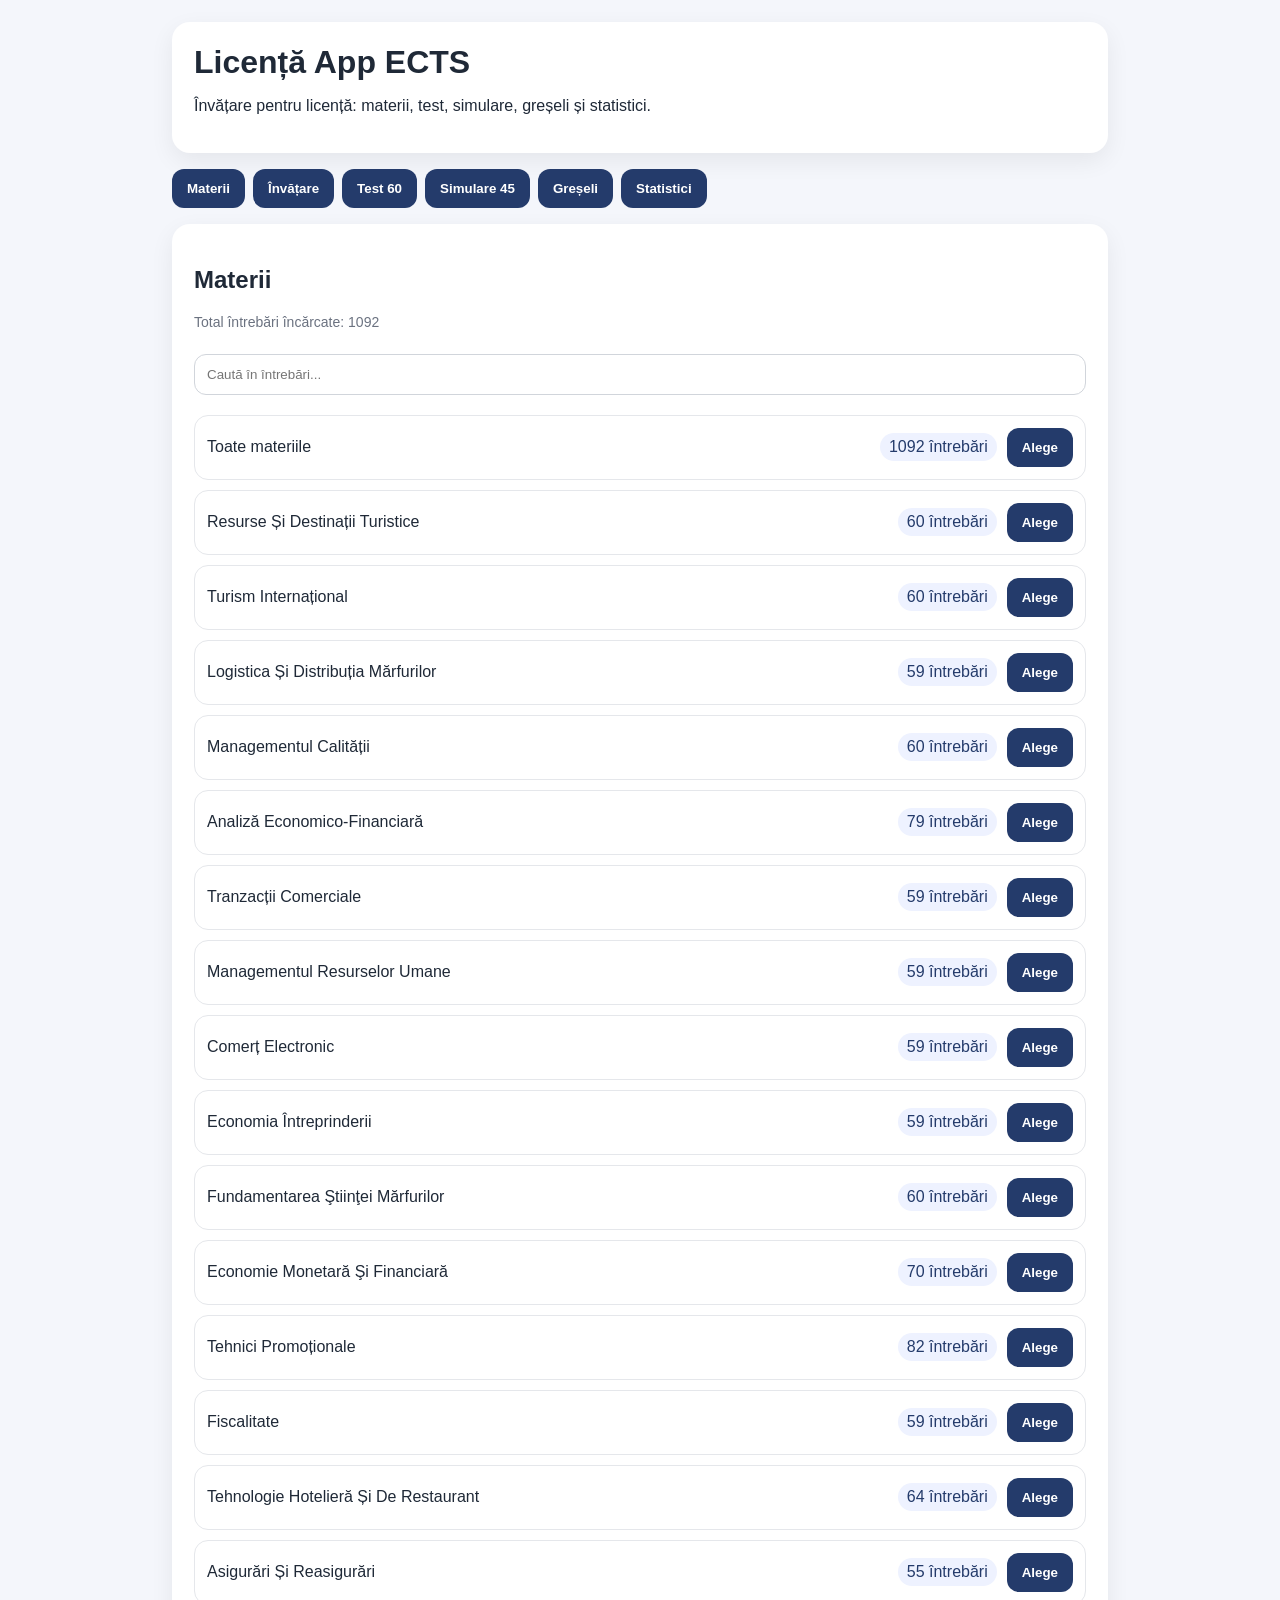
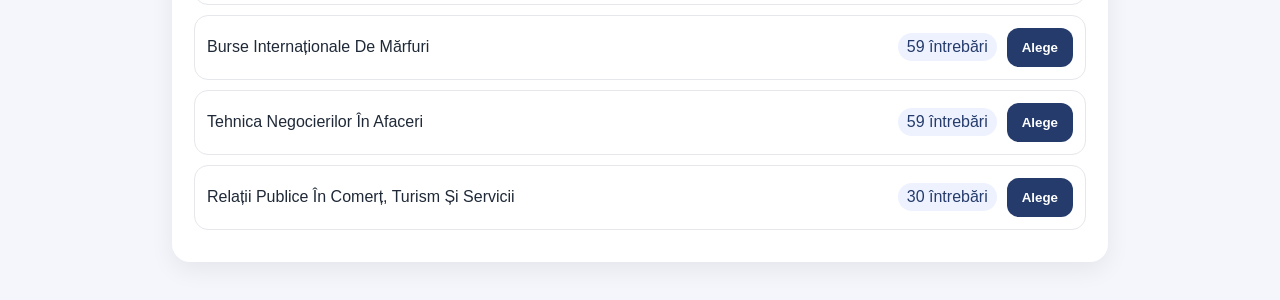
<file: index.html>
<!doctype html>
<html lang="ro">
<head>
<meta charset="utf-8">
<meta name="viewport" content="width=device-width, initial-scale=1">
<title>Licență App ECTS</title>
<link rel="stylesheet" href="style.css">
</head>
<body>
<main class="app">
<header>
  <h1>Licență App ECTS</h1>
  <p>Învățare pentru licență: materii, test, simulare, greșeli și statistici.</p>
</header>
<nav class="tabs">
  <button onclick="showSubjects()">Materii</button>
  <button onclick="startLearning()">Învățare</button>
  <button onclick="startTest(60)">Test 60</button>
  <button onclick="startTest(45)">Simulare 45</button>
  <button onclick="showMistakes()">Greșeli</button>
  <button onclick="showStats()">Statistici</button>
</nav>
<section id="screen"></section>
</main>
<script src="data.js"></script>
<script src="app.js"></script>
</body>
</html>
</file>
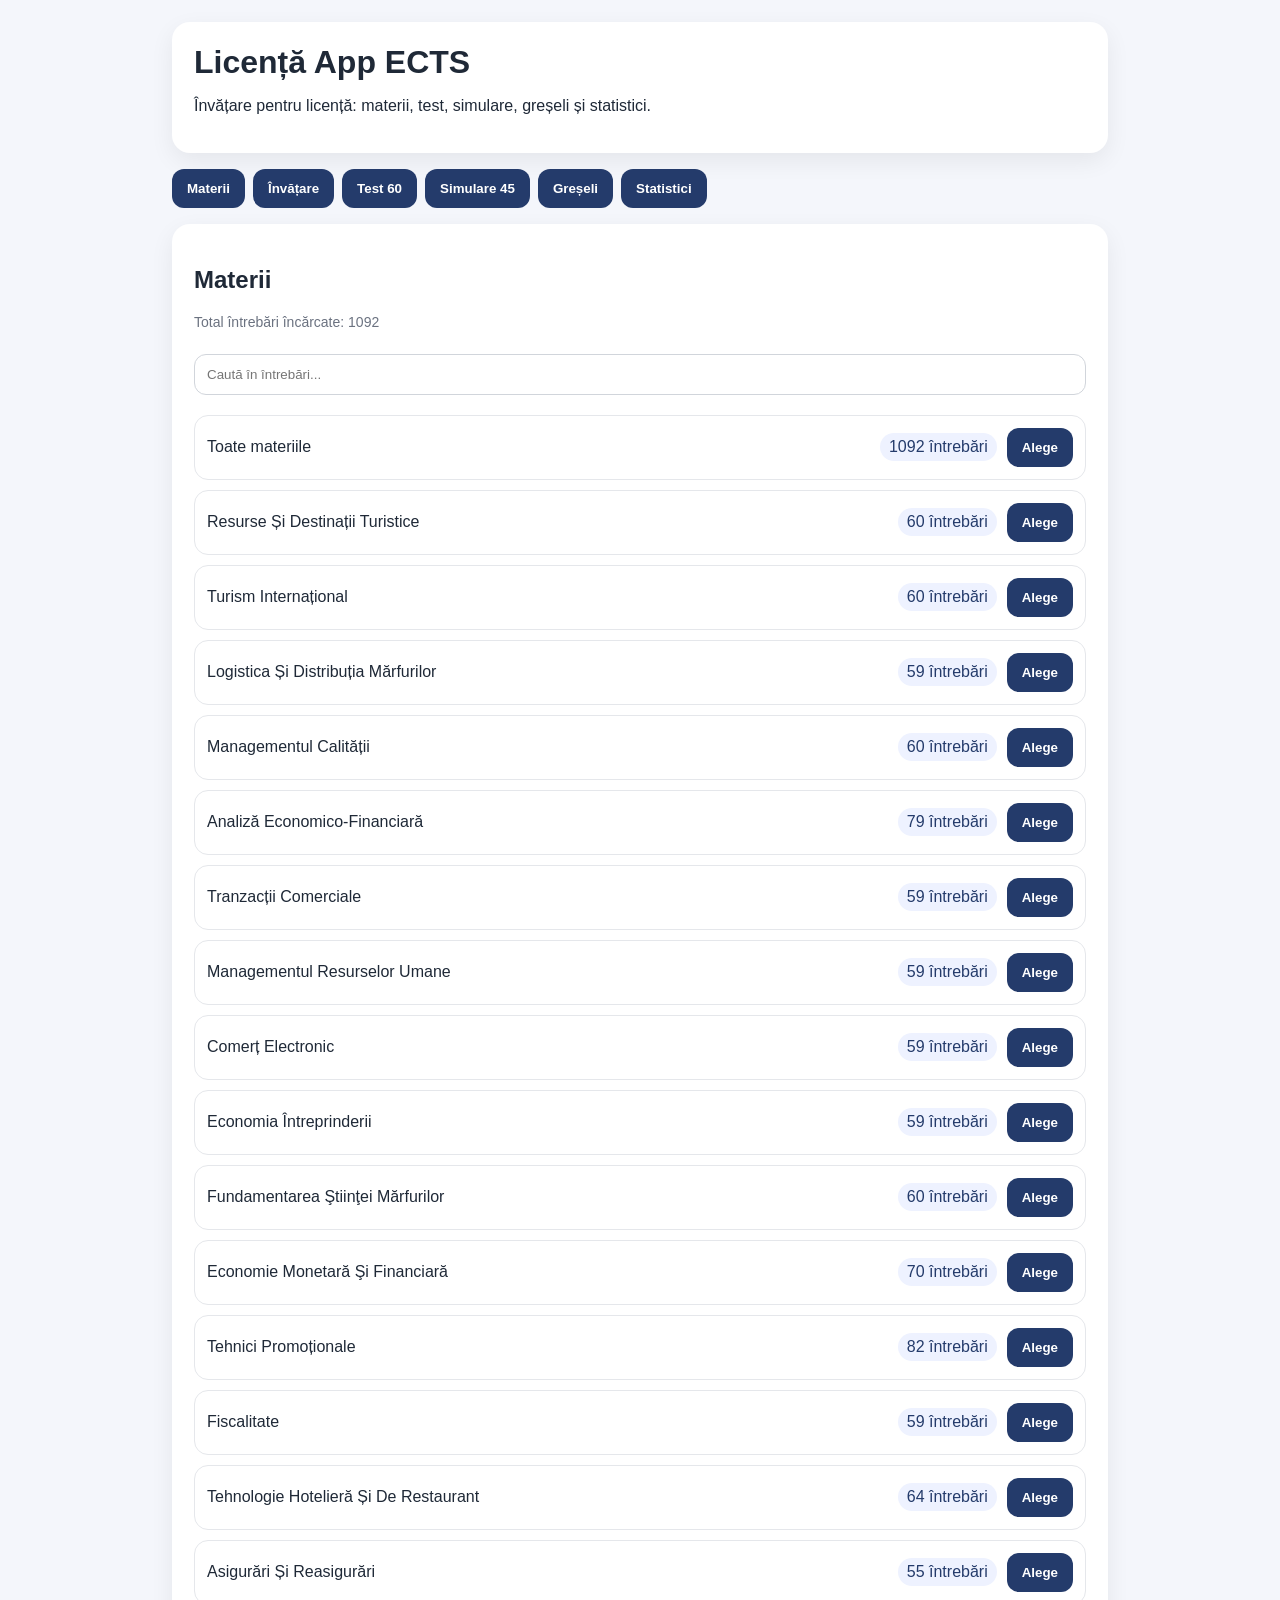
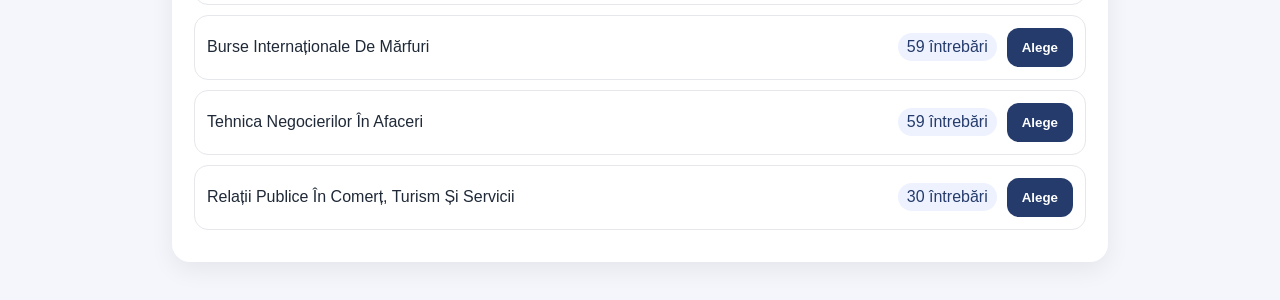
<file: FLORINA DUCMAN.html>
<!doctype html>
<html lang="ro">
<head>
<meta charset="utf-8">
<meta name="viewport" content="width=device-width, initial-scale=1">
<title>Licență App ECTS</title>
<link rel="stylesheet" href="style.css">
</head>
<body>
<main class="app">
<header>
  <h1>Licență App ECTS</h1>
  <p>Învățare pentru licență: materii, test, simulare, greșeli și statistici.</p>
</header>
<nav class="tabs">
  <button onclick="showSubjects()">Materii</button>
  <button onclick="startLearning()">Învățare</button>
  <button onclick="startTest(60)">Test 60</button>
  <button onclick="startTest(45)">Simulare 45</button>
  <button onclick="showMistakes()">Greșeli</button>
  <button onclick="showStats()">Statistici</button>
</nav>
<section id="screen"></section>
</main>
<script src="data.js"></script>
<script src="app.js"></script>
</body>
</html>
</file>
<file: style.css>
*{box-sizing:border-box}
body{margin:0;font-family:Arial,sans-serif;background:#f4f6fb;color:#1f2937}
.app{max-width:980px;margin:auto;padding:22px}
header,.card{background:white;border-radius:18px;padding:22px;margin-bottom:16px;box-shadow:0 8px 24px #0001}
header h1{margin:0 0 8px}
.tabs{display:flex;gap:8px;flex-wrap:wrap;margin-bottom:16px}
button{border:0;border-radius:12px;padding:12px 15px;background:#243b6b;color:white;font-weight:700;cursor:pointer}
button:hover{opacity:.92}
button:disabled{opacity:.8;cursor:default}
.answer{display:block;width:100%;text-align:left;background:#eef2ff;color:#111827;margin:10px 0;border:1px solid #c7d2fe;font-size:16px;line-height:1.35}
.correct{background:#dcfce7!important;border-color:#86efac!important}
.wrong{background:#fee2e2!important;border-color:#fca5a5!important}
.meta{color:#6b7280;font-size:14px}
.subject{display:grid;grid-template-columns:1fr auto auto;gap:10px;align-items:center;border:1px solid #e5e7eb;border-radius:14px;padding:12px;margin:10px 0;background:#fff}
.badge{background:#eef2ff;color:#243b6b;border-radius:999px;padding:5px 9px;white-space:nowrap}
.notice{background:#fff7ed;border:1px solid #fed7aa;color:#9a3412;padding:12px;border-radius:12px}
.progress{height:10px;background:#e5e7eb;border-radius:99px;overflow:hidden;margin:12px 0}
.progress div{height:100%;background:#243b6b}
.footer{display:flex;gap:10px;flex-wrap:wrap;margin-top:14px}
.search{width:100%;padding:12px;border-radius:12px;border:1px solid #d1d5db;margin:10px 0}
.small{font-size:13px;color:#6b7280}
@media(max-width:700px){.subject{grid-template-columns:1fr}.app{padding:12px}.answer{font-size:15px}}
</file>
